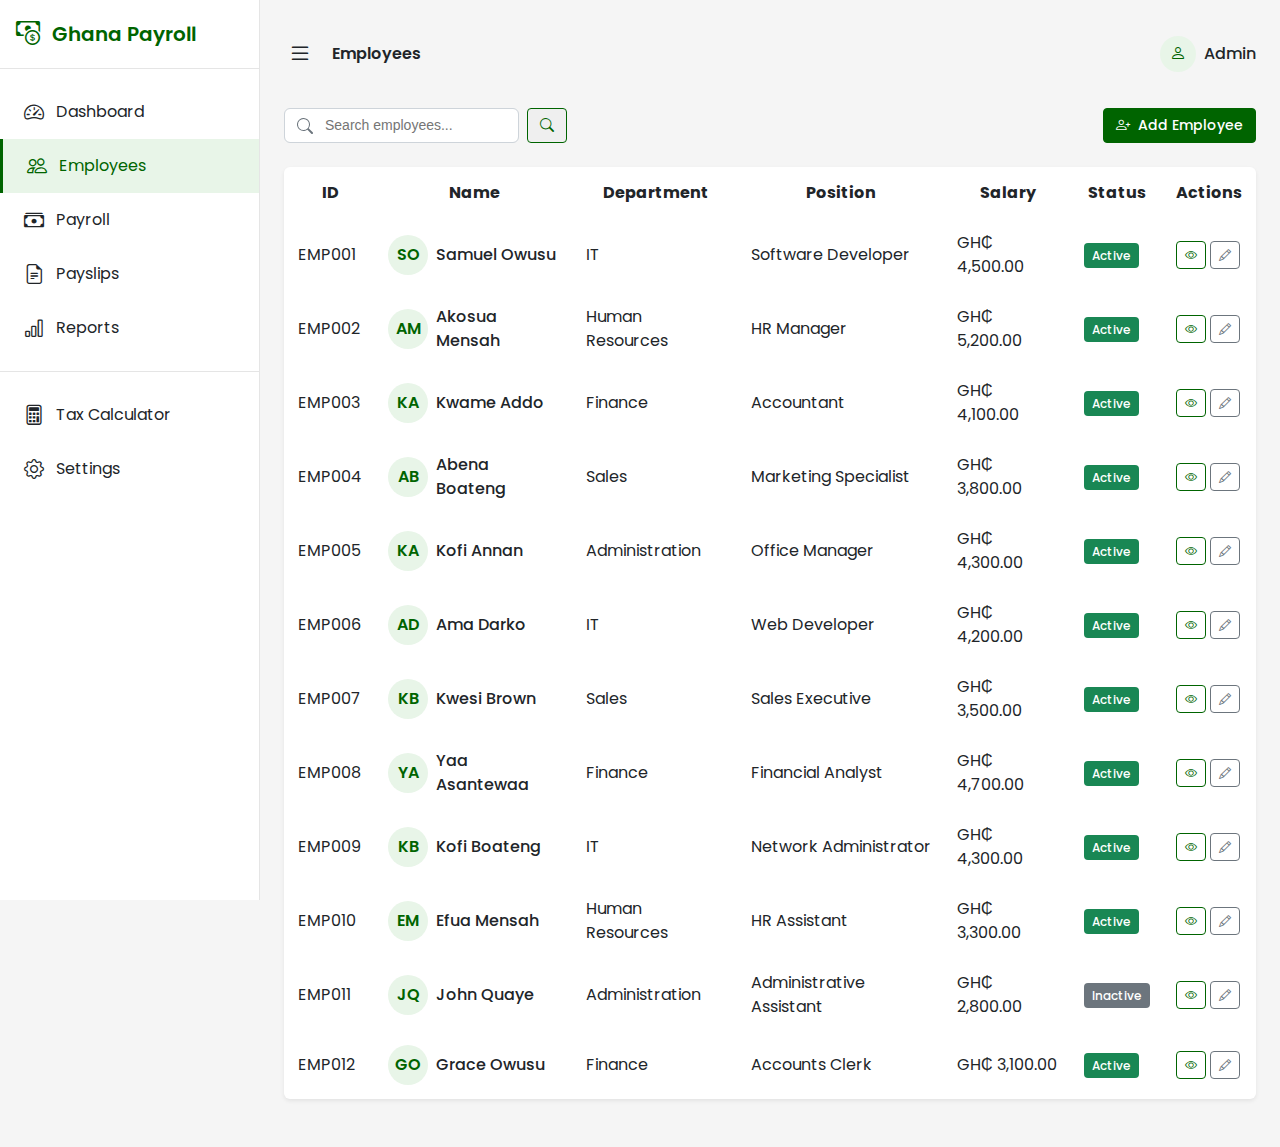
<file: pages/employees.html>
<!DOCTYPE html>
<html lang="en">
<head>
    <meta charset="UTF-8">
    <meta name="viewport" content="width=device-width, initial-scale=1.0">
    <title>Ghana Payroll System - Employees</title>
    <!-- Google Fonts -->
    <link rel="preconnect" href="https://fonts.googleapis.com">
    <link rel="preconnect" href="https://fonts.gstatic.com" crossorigin>
    <link href="https://fonts.googleapis.com/css2?family=Poppins:wght@300;400;500;600;700&display=swap" rel="stylesheet">
    <!-- Bootstrap Icons -->
    <link rel="stylesheet" href="https://cdn.jsdelivr.net/npm/bootstrap-icons@1.10.0/font/bootstrap-icons.css">
    <!-- Custom CSS -->
    <link rel="stylesheet" href="../css/style.css">
</head>
<body>
    <div class="wrapper">
        <!-- Sidebar -->
        <aside class="sidebar" id="sidebar">
            <div class="sidebar-header">
                <a href="../index.html" class="sidebar-logo">
                    <i class="bi bi-cash-coin"></i>
                    <span>Ghana Payroll</span>
                </a>
            </div>
            
            <div class="sidebar-menu">
                <a href="../index.html" class="sidebar-menu-item">
                    <i class="bi bi-speedometer2"></i>
                    <span>Dashboard</span>
                </a>
                
                <a href="employees.html" class="sidebar-menu-item active">
                    <i class="bi bi-people"></i>
                    <span>Employees</span>
                </a>
                
                <a href="payroll.html" class="sidebar-menu-item">
                    <i class="bi bi-cash-stack"></i>
                    <span>Payroll</span>
                </a>
                
                <a href="payslips.html" class="sidebar-menu-item">
                    <i class="bi bi-file-earmark-text"></i>
                    <span>Payslips</span>
                </a>
                
                <a href="reports.html" class="sidebar-menu-item">
                    <i class="bi bi-bar-chart"></i>
                    <span>Reports</span>
                </a>
                
                <div class="sidebar-divider"></div>
                
                <a href="tax-calculator.html" class="sidebar-menu-item">
                    <i class="bi bi-calculator"></i>
                    <span>Tax Calculator</span>
                </a>
                
                <a href="settings.html" class="sidebar-menu-item">
                    <i class="bi bi-gear"></i>
                    <span>Settings</span>
                </a>
            </div>
        </aside>
        
        <!-- Main Content -->
        <div class="content">
            <!-- Navbar -->
            <nav class="navbar">
                <div class="d-flex align-items-center">
                    <button type="button" class="sidebar-toggle me-3" id="sidebarToggle">
                        <i class="bi bi-list"></i>
                    </button>
                    <h4 class="mb-0 d-none d-md-block">Employees</h4>
                </div>
                
                <div class="navbar-user">
                    <div class="user-avatar">
                        <i class="bi bi-person"></i>
                    </div>
                    <div class="user-name d-none d-md-block">Admin</div>
                </div>
            </nav>
            
            <!-- Employee Search and Actions -->
            <div class="d-flex flex-wrap align-items-center justify-content-between gap-3 mb-4">
                <div class="d-flex gap-2">
                    <div class="search-box">
                        <input type="text" class="form-control" id="employeeSearch" placeholder="Search employees...">
                    </div>
                    <button class="btn btn-outline-primary d-none d-md-inline-block">
                        <i class="bi bi-search"></i>
                    </button>
                </div>
                
                <a href="employee-add.html" class="btn btn-primary">
                    <i class="bi bi-person-plus me-md-2"></i>
                    <span class="d-none d-md-inline">Add Employee</span>
                </a>
            </div>
            
            <!-- Employees Table -->
            <div class="card">
                <div class="card-body p-0">
                    <div class="table-responsive">
                        <table class="table table-hover align-middle mb-0" id="employeesFullTable">
                            <thead>
                                <tr>
                                    <th>ID</th>
                                    <th>Name</th>
                                    <th class="d-none d-md-table-cell">Department</th>
                                    <th class="d-none d-md-table-cell">Position</th>
                                    <th>Salary</th>
                                    <th>Status</th>
                                    <th>Actions</th>
                                </tr>
                            </thead>
                            <tbody>
                                <!-- Employee rows will be populated by JavaScript -->
                            </tbody>
                        </table>
                    </div>
                    
                    <!-- No results message (hidden by default) -->
                    <div id="noSearchResults" class="text-center py-4" style="display: none;">
                        <i class="bi bi-search text-muted fs-4 mb-3"></i>
                        <p class="mb-1">No employees found matching your search</p>
                        <a href="employees.html" class="btn btn-sm btn-outline-primary mt-2">Clear search</a>
                    </div>
                    
                    <!-- Empty state (will be hidden if there are employees) -->
                    <div id="noEmployees" class="text-center py-5" style="display: none;">
                        <i class="bi bi-people text-muted fs-1 mb-3"></i>
                        <p class="mb-1">No employees found</p>
                        <a href="employee-add.html" class="btn btn-primary mt-2">Add your first employee</a>
                    </div>
                </div>
            </div>
        </div>
    </div>
    
    <!-- Custom JavaScript -->
    <script src="../js/main.js"></script>
</body>
</html>
</file>
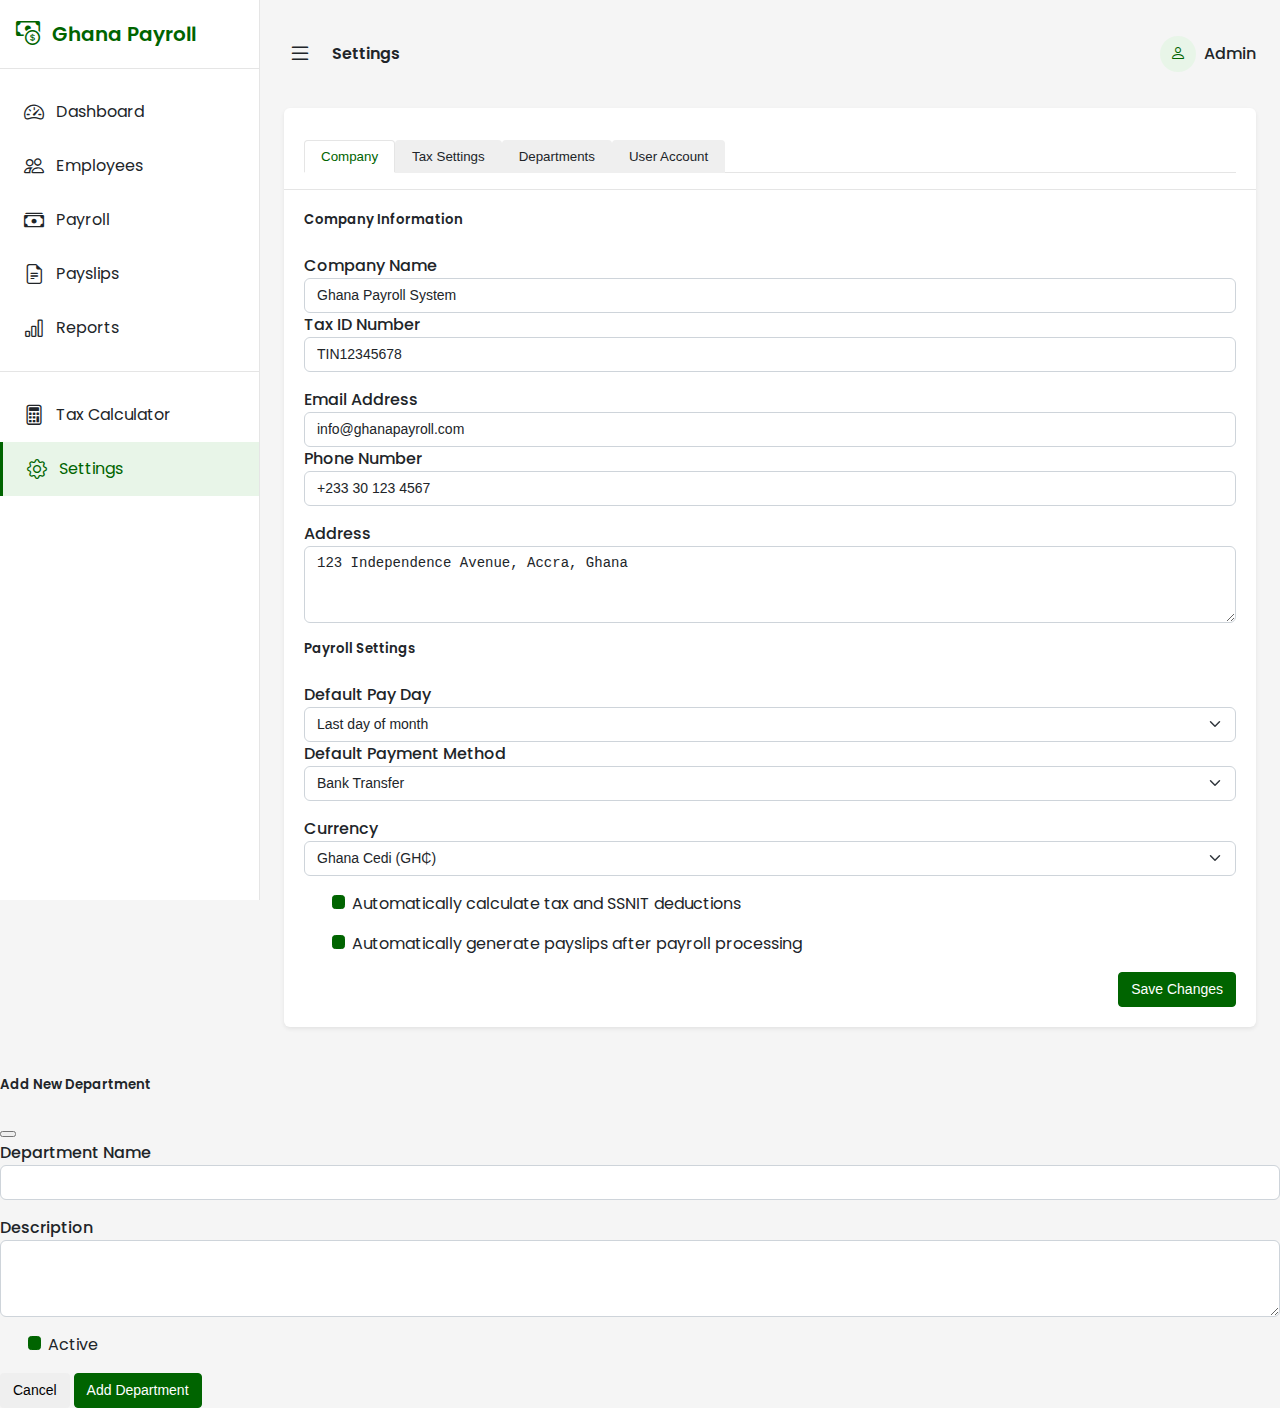
<file: pages/settings.html>
<!DOCTYPE html>
<html lang="en">
<head>
    <meta charset="UTF-8">
    <meta name="viewport" content="width=device-width, initial-scale=1.0">
    <title>Ghana Payroll System - Settings</title>
    <!-- Google Fonts -->
    <link rel="preconnect" href="https://fonts.googleapis.com">
    <link rel="preconnect" href="https://fonts.gstatic.com" crossorigin>
    <link href="https://fonts.googleapis.com/css2?family=Poppins:wght@300;400;500;600;700&display=swap" rel="stylesheet">
    <!-- Bootstrap Icons -->
    <link rel="stylesheet" href="https://cdn.jsdelivr.net/npm/bootstrap-icons@1.10.0/font/bootstrap-icons.css">
    <!-- Custom CSS -->
    <link rel="stylesheet" href="../css/style.css">
</head>
<body>
    <div class="wrapper">
        <!-- Sidebar -->
        <aside class="sidebar" id="sidebar">
            <div class="sidebar-header">
                <a href="../index.html" class="sidebar-logo">
                    <i class="bi bi-cash-coin"></i>
                    <span>Ghana Payroll</span>
                </a>
            </div>
            
            <div class="sidebar-menu">
                <a href="../index.html" class="sidebar-menu-item">
                    <i class="bi bi-speedometer2"></i>
                    <span>Dashboard</span>
                </a>
                
                <a href="employees.html" class="sidebar-menu-item">
                    <i class="bi bi-people"></i>
                    <span>Employees</span>
                </a>
                
                <a href="payroll.html" class="sidebar-menu-item">
                    <i class="bi bi-cash-stack"></i>
                    <span>Payroll</span>
                </a>
                
                <a href="payslips.html" class="sidebar-menu-item">
                    <i class="bi bi-file-earmark-text"></i>
                    <span>Payslips</span>
                </a>
                
                <a href="reports.html" class="sidebar-menu-item">
                    <i class="bi bi-bar-chart"></i>
                    <span>Reports</span>
                </a>
                
                <div class="sidebar-divider"></div>
                
                <a href="tax-calculator.html" class="sidebar-menu-item">
                    <i class="bi bi-calculator"></i>
                    <span>Tax Calculator</span>
                </a>
                
                <a href="settings.html" class="sidebar-menu-item active">
                    <i class="bi bi-gear"></i>
                    <span>Settings</span>
                </a>
            </div>
        </aside>
        
        <!-- Main Content -->
        <div class="content">
            <!-- Navbar -->
            <nav class="navbar">
                <div class="d-flex align-items-center">
                    <button type="button" class="sidebar-toggle me-3" id="sidebarToggle">
                        <i class="bi bi-list"></i>
                    </button>
                    <h4 class="mb-0 d-none d-md-block">Settings</h4>
                </div>
                
                <div class="navbar-user">
                    <div class="user-avatar">
                        <i class="bi bi-person"></i>
                    </div>
                    <div class="user-name d-none d-md-block">Admin</div>
                </div>
            </nav>
            
            <!-- Settings Tabs -->
            <div class="card">
                <div class="card-header">
                    <ul class="nav nav-tabs card-header-tabs" id="settingsTabs" role="tablist">
                        <li class="nav-item" role="presentation">
                            <button class="nav-link active" id="company-tab" data-bs-toggle="tab" data-bs-target="#company" type="button" role="tab" aria-controls="company" aria-selected="true">Company</button>
                        </li>
                        <li class="nav-item" role="presentation">
                            <button class="nav-link" id="tax-tab" data-bs-toggle="tab" data-bs-target="#tax" type="button" role="tab" aria-controls="tax" aria-selected="false">Tax Settings</button>
                        </li>
                        <li class="nav-item" role="presentation">
                            <button class="nav-link" id="departments-tab" data-bs-toggle="tab" data-bs-target="#departments" type="button" role="tab" aria-controls="departments" aria-selected="false">Departments</button>
                        </li>
                        <li class="nav-item" role="presentation">
                            <button class="nav-link" id="user-tab" data-bs-toggle="tab" data-bs-target="#user" type="button" role="tab" aria-controls="user" aria-selected="false">User Account</button>
                        </li>
                    </ul>
                </div>
                <div class="card-body">
                    <div class="tab-content" id="settingsTabsContent">
                        <!-- Company Settings -->
                        <div class="tab-pane fade show active" id="company" role="tabpanel" aria-labelledby="company-tab">
                            <h5 class="mb-4">Company Information</h5>
                            <form>
                                <div class="row mb-3">
                                    <div class="col-md-6">
                                        <label for="companyName" class="form-label">Company Name</label>
                                        <input type="text" class="form-control" id="companyName" value="Ghana Payroll System">
                                    </div>
                                    <div class="col-md-6">
                                        <label for="taxID" class="form-label">Tax ID Number</label>
                                        <input type="text" class="form-control" id="taxID" value="TIN12345678">
                                    </div>
                                </div>
                                
                                <div class="row mb-3">
                                    <div class="col-md-6">
                                        <label for="email" class="form-label">Email Address</label>
                                        <input type="email" class="form-control" id="email" value="info@ghanapayroll.com">
                                    </div>
                                    <div class="col-md-6">
                                        <label for="phone" class="form-label">Phone Number</label>
                                        <input type="tel" class="form-control" id="phone" value="+233 30 123 4567">
                                    </div>
                                </div>
                                
                                <div class="mb-3">
                                    <label for="address" class="form-label">Address</label>
                                    <textarea class="form-control" id="address" rows="3">123 Independence Avenue, Accra, Ghana</textarea>
                                </div>
                                
                                <h5 class="mt-5 mb-4">Payroll Settings</h5>
                                
                                <div class="row mb-3">
                                    <div class="col-md-6">
                                        <label for="payDay" class="form-label">Default Pay Day</label>
                                        <select class="form-select" id="payDay">
                                            <option value="last">Last day of month</option>
                                            <option value="1">1st day of month</option>
                                            <option value="15">15th day of month</option>
                                            <option value="25">25th day of month</option>
                                            <option value="custom">Custom</option>
                                        </select>
                                    </div>
                                    <div class="col-md-6">
                                        <label for="paymentMethod" class="form-label">Default Payment Method</label>
                                        <select class="form-select" id="paymentMethod">
                                            <option value="bank" selected>Bank Transfer</option>
                                            <option value="cash">Cash</option>
                                            <option value="mobile">Mobile Money</option>
                                        </select>
                                    </div>
                                </div>
                                
                                <div class="row mb-3">
                                    <div class="col-md-6">
                                        <label for="currency" class="form-label">Currency</label>
                                        <select class="form-select" id="currency">
                                            <option value="GHS" selected>Ghana Cedi (GH₵)</option>
                                            <option value="USD">US Dollar ($)</option>
                                            <option value="EUR">Euro (€)</option>
                                            <option value="GBP">British Pound (£)</option>
                                        </select>
                                    </div>
                                </div>
                                
                                <div class="form-check mb-3">
                                    <input class="form-check-input" type="checkbox" id="autoTaxCalculation" checked>
                                    <label class="form-check-label" for="autoTaxCalculation">
                                        Automatically calculate tax and SSNIT deductions
                                    </label>
                                </div>
                                
                                <div class="form-check mb-3">
                                    <input class="form-check-input" type="checkbox" id="autoPayslipGeneration" checked>
                                    <label class="form-check-label" for="autoPayslipGeneration">
                                        Automatically generate payslips after payroll processing
                                    </label>
                                </div>
                                
                                <div class="d-flex justify-content-end">
                                    <button type="submit" class="btn btn-primary">Save Changes</button>
                                </div>
                            </form>
                        </div>
                        
                        <!-- Tax Settings -->
                        <div class="tab-pane fade" id="tax" role="tabpanel" aria-labelledby="tax-tab">
                            <h5 class="mb-4">Tax Rate Configuration</h5>
                            
                            <div class="alert alert-info mb-4">
                                <i class="bi bi-info-circle me-2"></i>
                                These are the current Ghana tax rates. Update these values if tax laws change.
                            </div>
                            
                            <div class="card mb-4">
                                <div class="card-header">
                                    <h6 class="card-title mb-0">Income Tax Brackets</h6>
                                </div>
                                <div class="card-body p-0">
                                    <div class="table-responsive">
                                        <table class="table mb-0">
                                            <thead>
                                                <tr>
                                                    <th>Chargeable Income (Annual)</th>
                                                    <th width="150">Rate (%)</th>
                                                </tr>
                                            </thead>
                                            <tbody>
                                                <tr>
                                                    <td>First GH₵ 4,380</td>
                                                    <td>
                                                        <input type="number" class="form-control form-control-sm" value="0" min="0" max="100">
                                                    </td>
                                                </tr>
                                                <tr>
                                                    <td>Next GH₵ 1,320</td>
                                                    <td>
                                                        <input type="number" class="form-control form-control-sm" value="5" min="0" max="100">
                                                    </td>
                                                </tr>
                                                <tr>
                                                    <td>Next GH₵ 1,560</td>
                                                    <td>
                                                        <input type="number" class="form-control form-control-sm" value="10" min="0" max="100">
                                                    </td>
                                                </tr>
                                                <tr>
                                                    <td>Next GH₵ 36,000</td>
                                                    <td>
                                                        <input type="number" class="form-control form-control-sm" value="17.5" min="0" max="100">
                                                    </td>
                                                </tr>
                                                <tr>
                                                    <td>Next GH₵ 196,740</td>
                                                    <td>
                                                        <input type="number" class="form-control form-control-sm" value="25" min="0" max="100">
                                                    </td>
                                                </tr>
                                                <tr>
                                                    <td>Exceeding GH₵ 240,000</td>
                                                    <td>
                                                        <input type="number" class="form-control form-control-sm" value="30" min="0" max="100">
                                                    </td>
                                                </tr>
                                            </tbody>
                                        </table>
                                    </div>
                                </div>
                            </div>
                            
                            <h5 class="mb-4">SSNIT & Other Contributions</h5>
                            <div class="row mb-4">
                                <div class="col-md-6">
                                    <label for="ssnitEmployeeRate" class="form-label">SSNIT Employee Contribution Rate (%)</label>
                                    <input type="number" class="form-control" id="ssnitEmployeeRate" value="5.5" min="0" max="100" step="0.1">
                                </div>
                                <div class="col-md-6">
                                    <label for="ssnitEmployerRate" class="form-label">SSNIT Employer Contribution Rate (%)</label>
                                    <input type="number" class="form-control" id="ssnitEmployerRate" value="13" min="0" max="100" step="0.1">
                                </div>
                            </div>
                            
                            <div class="row mb-4">
                                <div class="col-md-6">
                                    <label for="healthInsuranceRate" class="form-label">Health Insurance Rate (%)</label>
                                    <input type="number" class="form-control" id="healthInsuranceRate" value="2.5" min="0" max="100" step="0.1">
                                </div>
                            </div>
                            
                            <div class="d-flex justify-content-end">
                                <button type="button" class="btn btn-outline-secondary me-2">Reset to Defaults</button>
                                <button type="button" class="btn btn-primary">Save Changes</button>
                            </div>
                        </div>
                        
                        <!-- Departments Settings -->
                        <div class="tab-pane fade" id="departments" role="tabpanel" aria-labelledby="departments-tab">
                            <div class="d-flex justify-content-between align-items-center mb-4">
                                <h5 class="mb-0">Manage Departments</h5>
                                <button type="button" class="btn btn-primary" data-bs-toggle="modal" data-bs-target="#addDepartmentModal">
                                    <i class="bi bi-plus-circle me-2"></i>Add Department
                                </button>
                            </div>
                            
                            <div class="table-responsive">
                                <table class="table table-hover">
                                    <thead>
                                        <tr>
                                            <th>ID</th>
                                            <th>Department Name</th>
                                            <th>Employees</th>
                                            <th>Status</th>
                                            <th>Actions</th>
                                        </tr>
                                    </thead>
                                    <tbody>
                                        <tr>
                                            <td>1</td>
                                            <td>IT</td>
                                            <td>12</td>
                                            <td><span class="badge badge-success">Active</span></td>
                                            <td>
                                                <div class="d-flex gap-1">
                                                    <button class="btn btn-sm btn-outline-primary" title="Edit">
                                                        <i class="bi bi-pencil"></i>
                                                    </button>
                                                    <button class="btn btn-sm btn-outline-danger" title="Delete">
                                                        <i class="bi bi-trash"></i>
                                                    </button>
                                                </div>
                                            </td>
                                        </tr>
                                        <tr>
                                            <td>2</td>
                                            <td>Human Resources</td>
                                            <td>5</td>
                                            <td><span class="badge badge-success">Active</span></td>
                                            <td>
                                                <div class="d-flex gap-1">
                                                    <button class="btn btn-sm btn-outline-primary" title="Edit">
                                                        <i class="bi bi-pencil"></i>
                                                    </button>
                                                    <button class="btn btn-sm btn-outline-danger" title="Delete">
                                                        <i class="bi bi-trash"></i>
                                                    </button>
                                                </div>
                                            </td>
                                        </tr>
                                        <tr>
                                            <td>3</td>
                                            <td>Finance</td>
                                            <td>8</td>
                                            <td><span class="badge badge-success">Active</span></td>
                                            <td>
                                                <div class="d-flex gap-1">
                                                    <button class="btn btn-sm btn-outline-primary" title="Edit">
                                                        <i class="bi bi-pencil"></i>
                                                    </button>
                                                    <button class="btn btn-sm btn-outline-danger" title="Delete">
                                                        <i class="bi bi-trash"></i>
                                                    </button>
                                                </div>
                                            </td>
                                        </tr>
                                        <tr>
                                            <td>4</td>
                                            <td>Sales</td>
                                            <td>15</td>
                                            <td><span class="badge badge-success">Active</span></td>
                                            <td>
                                                <div class="d-flex gap-1">
                                                    <button class="btn btn-sm btn-outline-primary" title="Edit">
                                                        <i class="bi bi-pencil"></i>
                                                    </button>
                                                    <button class="btn btn-sm btn-outline-danger" title="Delete">
                                                        <i class="bi bi-trash"></i>
                                                    </button>
                                                </div>
                                            </td>
                                        </tr>
                                        <tr>
                                            <td>5</td>
                                            <td>Administration</td>
                                            <td>7</td>
                                            <td><span class="badge badge-success">Active</span></td>
                                            <td>
                                                <div class="d-flex gap-1">
                                                    <button class="btn btn-sm btn-outline-primary" title="Edit">
                                                        <i class="bi bi-pencil"></i>
                                                    </button>
                                                    <button class="btn btn-sm btn-outline-danger" title="Delete">
                                                        <i class="bi bi-trash"></i>
                                                    </button>
                                                </div>
                                            </td>
                                        </tr>
                                    </tbody>
                                </table>
                            </div>
                        </div>
                        
                        <!-- User Account Settings -->
                        <div class="tab-pane fade" id="user" role="tabpanel" aria-labelledby="user-tab">
                            <h5 class="mb-4">Account Information</h5>
                            <form>
                                <div class="row mb-3">
                                    <div class="col-md-6">
                                        <label for="name" class="form-label">Name</label>
                                        <input type="text" class="form-control" id="name" value="Admin User">
                                    </div>
                                    <div class="col-md-6">
                                        <label for="accountEmail" class="form-label">Email</label>
                                        <input type="email" class="form-control" id="accountEmail" value="admin@ghanapayroll.com">
                                    </div>
                                </div>
                                
                                <div class="d-flex justify-content-end">
                                    <button type="submit" class="btn btn-primary">Update Account</button>
                                </div>
                            </form>
                            
                            <hr class="my-4">
                            
                            <h5 class="mb-4">Change Password</h5>
                            <form>
                                <div class="mb-3">
                                    <label for="currentPassword" class="form-label">Current Password</label>
                                    <input type="password" class="form-control" id="currentPassword">
                                </div>
                                
                                <div class="mb-3">
                                    <label for="newPassword" class="form-label">New Password</label>
                                    <input type="password" class="form-control" id="newPassword">
                                </div>
                                
                                <div class="mb-3">
                                    <label for="confirmPassword" class="form-label">Confirm New Password</label>
                                    <input type="password" class="form-control" id="confirmPassword">
                                </div>
                                
                                <div class="d-flex justify-content-end">
                                    <button type="submit" class="btn btn-primary">Change Password</button>
                                </div>
                            </form>
                        </div>
                    </div>
                </div>
            </div>
        </div>
    </div>
    
    <!-- Add Department Modal -->
    <div class="modal fade" id="addDepartmentModal" tabindex="-1" aria-labelledby="addDepartmentModalLabel" aria-hidden="true">
        <div class="modal-dialog">
            <div class="modal-content">
                <div class="modal-header">
                    <h5 class="modal-title" id="addDepartmentModalLabel">Add New Department</h5>
                    <button type="button" class="btn-close" data-bs-dismiss="modal" aria-label="Close"></button>
                </div>
                <div class="modal-body">
                    <form>
                        <div class="mb-3">
                            <label for="departmentName" class="form-label">Department Name</label>
                            <input type="text" class="form-control" id="departmentName" required>
                        </div>
                        <div class="mb-3">
                            <label for="departmentDescription" class="form-label">Description</label>
                            <textarea class="form-control" id="departmentDescription" rows="3"></textarea>
                        </div>
                        <div class="form-check mb-3">
                            <input class="form-check-input" type="checkbox" id="departmentStatus" checked>
                            <label class="form-check-label" for="departmentStatus">
                                Active
                            </label>
                        </div>
                    </form>
                </div>
                <div class="modal-footer">
                    <button type="button" class="btn btn-secondary" data-bs-dismiss="modal">Cancel</button>
                    <button type="button" class="btn btn-primary">Add Department</button>
                </div>
            </div>
        </div>
    </div>
    
    <!-- Custom JavaScript -->
    <script src="../js/main.js"></script>
    <!-- Bootstrap JS for tabs functionality -->
    <script src="https://cdn.jsdelivr.net/npm/bootstrap@5.1.3/dist/js/bootstrap.bundle.min.js"></script>
</body>
</html>
</file>
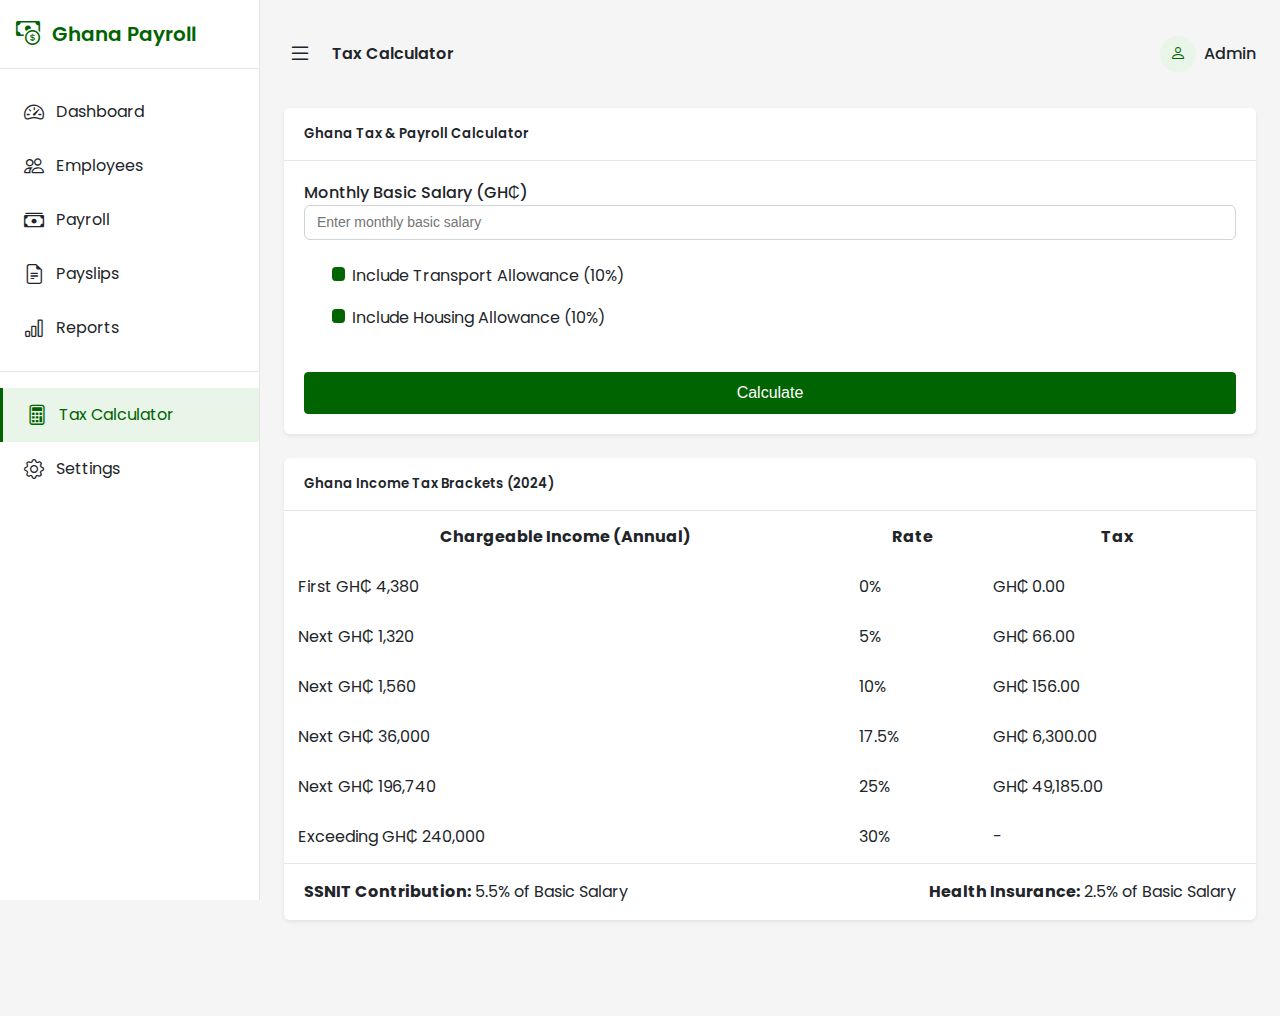
<file: pages/tax-calculator.html>
<!DOCTYPE html>
<html lang="en">
<head>
    <meta charset="UTF-8">
    <meta name="viewport" content="width=device-width, initial-scale=1.0">
    <title>Ghana Payroll System - Tax Calculator</title>
    <!-- Google Fonts -->
    <link rel="preconnect" href="https://fonts.googleapis.com">
    <link rel="preconnect" href="https://fonts.gstatic.com" crossorigin>
    <link href="https://fonts.googleapis.com/css2?family=Poppins:wght@300;400;500;600;700&display=swap" rel="stylesheet">
    <!-- Bootstrap Icons -->
    <link rel="stylesheet" href="https://cdn.jsdelivr.net/npm/bootstrap-icons@1.10.0/font/bootstrap-icons.css">
    <!-- Custom CSS -->
    <link rel="stylesheet" href="../css/style.css">
</head>
<body>
    <div class="wrapper">
        <!-- Sidebar -->
        <aside class="sidebar" id="sidebar">
            <div class="sidebar-header">
                <a href="../index.html" class="sidebar-logo">
                    <i class="bi bi-cash-coin"></i>
                    <span>Ghana Payroll</span>
                </a>
            </div>
            
            <div class="sidebar-menu">
                <a href="../index.html" class="sidebar-menu-item">
                    <i class="bi bi-speedometer2"></i>
                    <span>Dashboard</span>
                </a>
                
                <a href="employees.html" class="sidebar-menu-item">
                    <i class="bi bi-people"></i>
                    <span>Employees</span>
                </a>
                
                <a href="payroll.html" class="sidebar-menu-item">
                    <i class="bi bi-cash-stack"></i>
                    <span>Payroll</span>
                </a>
                
                <a href="payslips.html" class="sidebar-menu-item">
                    <i class="bi bi-file-earmark-text"></i>
                    <span>Payslips</span>
                </a>
                
                <a href="reports.html" class="sidebar-menu-item">
                    <i class="bi bi-bar-chart"></i>
                    <span>Reports</span>
                </a>
                
                <div class="sidebar-divider"></div>
                
                <a href="tax-calculator.html" class="sidebar-menu-item active">
                    <i class="bi bi-calculator"></i>
                    <span>Tax Calculator</span>
                </a>
                
                <a href="settings.html" class="sidebar-menu-item">
                    <i class="bi bi-gear"></i>
                    <span>Settings</span>
                </a>
            </div>
        </aside>
        
        <!-- Main Content -->
        <div class="content">
            <!-- Navbar -->
            <nav class="navbar">
                <div class="d-flex align-items-center">
                    <button type="button" class="sidebar-toggle me-3" id="sidebarToggle">
                        <i class="bi bi-list"></i>
                    </button>
                    <h4 class="mb-0 d-none d-md-block">Tax Calculator</h4>
                </div>
                
                <div class="navbar-user">
                    <div class="user-avatar">
                        <i class="bi bi-person"></i>
                    </div>
                    <div class="user-name d-none d-md-block">Admin</div>
                </div>
            </nav>
            
            <div class="row">
                <div class="col-lg-7 mb-4">
                    <!-- Tax Calculator Form -->
                    <div class="card">
                        <div class="card-header">
                            <h5 class="card-title">Ghana Tax & Payroll Calculator</h5>
                        </div>
                        <div class="card-body">
                            <form id="taxCalculatorForm">
                                <div class="mb-4">
                                    <label for="basicSalary" class="form-label">Monthly Basic Salary (GH₵)</label>
                                    <input type="number" class="form-control form-control-lg" id="basicSalary" min="0" placeholder="Enter monthly basic salary" required>
                                </div>
                                
                                <div class="row">
                                    <div class="col-md-6 mb-3">
                                        <div class="form-check">
                                            <input class="form-check-input" type="checkbox" id="includeTransport" checked>
                                            <label class="form-check-label" for="includeTransport">
                                                Include Transport Allowance (10%)
                                            </label>
                                        </div>
                                    </div>
                                    <div class="col-md-6 mb-3">
                                        <div class="form-check">
                                            <input class="form-check-input" type="checkbox" id="includeHousing" checked>
                                            <label class="form-check-label" for="includeHousing">
                                                Include Housing Allowance (10%)
                                            </label>
                                        </div>
                                    </div>
                                </div>
                                
                                <div class="d-grid gap-2 mt-4">
                                    <button type="submit" class="btn btn-primary btn-lg">Calculate</button>
                                </div>
                            </form>
                        </div>
                    </div>
                    
                    <!-- Tax Brackets Reference -->
                    <div class="card mt-4">
                        <div class="card-header">
                            <h5 class="card-title">Ghana Income Tax Brackets (2024)</h5>
                        </div>
                        <div class="card-body p-0">
                            <div class="table-responsive">
                                <table class="table table-striped mb-0">
                                    <thead>
                                        <tr>
                                            <th>Chargeable Income (Annual)</th>
                                            <th>Rate</th>
                                            <th>Tax</th>
                                        </tr>
                                    </thead>
                                    <tbody>
                                        <tr>
                                            <td>First GH₵ 4,380</td>
                                            <td>0%</td>
                                            <td>GH₵ 0.00</td>
                                        </tr>
                                        <tr>
                                            <td>Next GH₵ 1,320</td>
                                            <td>5%</td>
                                            <td>GH₵ 66.00</td>
                                        </tr>
                                        <tr>
                                            <td>Next GH₵ 1,560</td>
                                            <td>10%</td>
                                            <td>GH₵ 156.00</td>
                                        </tr>
                                        <tr>
                                            <td>Next GH₵ 36,000</td>
                                            <td>17.5%</td>
                                            <td>GH₵ 6,300.00</td>
                                        </tr>
                                        <tr>
                                            <td>Next GH₵ 196,740</td>
                                            <td>25%</td>
                                            <td>GH₵ 49,185.00</td>
                                        </tr>
                                        <tr>
                                            <td>Exceeding GH₵ 240,000</td>
                                            <td>30%</td>
                                            <td>-</td>
                                        </tr>
                                    </tbody>
                                </table>
                            </div>
                        </div>
                        <div class="card-footer bg-light">
                            <div class="d-flex justify-content-between align-items-center">
                                <div>
                                    <strong>SSNIT Contribution:</strong> 5.5% of Basic Salary
                                </div>
                                <div>
                                    <strong>Health Insurance:</strong> 2.5% of Basic Salary
                                </div>
                            </div>
                        </div>
                    </div>
                </div>
                
                <div class="col-lg-5 mb-4">
                    <!-- Results Card -->
                    <div class="card" id="resultsCard" style="display: none;">
                        <div class="card-header bg-primary text-white">
                            <h5 class="card-title mb-0">Calculation Results</h5>
                        </div>
                        <div class="card-body">
                            <div class="results-section">
                                <h6 class="fw-bold">Earnings</h6>
                                <table class="table table-borderless">
                                    <tbody>
                                        <tr>
                                            <td>Basic Salary</td>
                                            <td class="text-end" id="resultBasicSalary">GH₵ 0.00</td>
                                        </tr>
                                        <tr>
                                            <td>Transport Allowance</td>
                                            <td class="text-end" id="resultTransport">GH₵ 0.00</td>
                                        </tr>
                                        <tr>
                                            <td>Housing Allowance</td>
                                            <td class="text-end" id="resultHousing">GH₵ 0.00</td>
                                        </tr>
                                        <tr class="fw-bold border-top">
                                            <td>Gross Pay</td>
                                            <td class="text-end" id="resultGrossPay">GH₵ 0.00</td>
                                        </tr>
                                    </tbody>
                                </table>
                            </div>
                            
                            <div class="results-section mt-4">
                                <h6 class="fw-bold">Deductions</h6>
                                <table class="table table-borderless">
                                    <tbody>
                                        <tr>
                                            <td>Income Tax</td>
                                            <td class="text-end" id="resultIncomeTax">GH₵ 0.00</td>
                                        </tr>
                                        <tr>
                                            <td>SSNIT Contribution (5.5%)</td>
                                            <td class="text-end" id="resultSSNIT">GH₵ 0.00</td>
                                        </tr>
                                        <tr>
                                            <td>Health Insurance (2.5%)</td>
                                            <td class="text-end" id="resultHealth">GH₵ 0.00</td>
                                        </tr>
                                        <tr class="fw-bold border-top">
                                            <td>Total Deductions</td>
                                            <td class="text-end" id="resultTotalDeductions">GH₵ 0.00</td>
                                        </tr>
                                    </tbody>
                                </table>
                            </div>
                            
                            <div class="results-section mt-4 bg-light p-3 rounded">
                                <div class="d-flex justify-content-between align-items-center">
                                    <h5 class="fw-bold mb-0">Net Pay</h5>
                                    <h5 class="fw-bold mb-0" id="resultNetPay">GH₵ 0.00</h5>
                                </div>
                            </div>
                            
                            <!-- Additional Calculations -->
                            <div class="row mt-4">
                                <div class="col-6">
                                    <div class="card border-0 bg-light">
                                        <div class="card-body p-3 text-center">
                                            <h6 class="fw-bold text-primary">Annual Gross</h6>
                                            <h5 class="mb-0" id="resultAnnualGross">GH₵ 0.00</h5>
                                        </div>
                                    </div>
                                </div>
                                <div class="col-6">
                                    <div class="card border-0 bg-light">
                                        <div class="card-body p-3 text-center">
                                            <h6 class="fw-bold text-primary">Annual Net</h6>
                                            <h5 class="mb-0" id="resultAnnualNet">GH₵ 0.00</h5>
                                        </div>
                                    </div>
                                </div>
                            </div>
                        </div>
                    </div>
                </div>
            </div>
        </div>
    </div>
    
    <!-- Custom JavaScript -->
    <script src="../js/main.js"></script>
    <script>
        document.addEventListener('DOMContentLoaded', function() {
            const taxCalculatorForm = document.getElementById('taxCalculatorForm');
            const resultsCard = document.getElementById('resultsCard');
            
            if (taxCalculatorForm) {
                taxCalculatorForm.addEventListener('submit', function(e) {
                    e.preventDefault();
                    
                    // Get form values
                    const basicSalary = parseFloat(document.getElementById('basicSalary').value);
                    const includeTransport = document.getElementById('includeTransport').checked;
                    const includeHousing = document.getElementById('includeHousing').checked;
                    
                    if (isNaN(basicSalary) || basicSalary <= 0) {
                        alert('Please enter a valid basic salary amount.');
                        return;
                    }
                    
                    // Calculate allowances
                    const transportAllowance = includeTransport ? basicSalary * 0.1 : 0;
                    const housingAllowance = includeHousing ? basicSalary * 0.1 : 0;
                    const grossPay = basicSalary + transportAllowance + housingAllowance;
                    
                    // Calculate deductions
                    const ssnitContribution = basicSalary * 0.055;
                    const healthInsurance = basicSalary * 0.025;
                    
                    // Calculate Income Tax (using the Ghana tax brackets)
                    // First, calculate annual taxable income
                    const annualTaxableIncome = (grossPay - ssnitContribution - healthInsurance) * 12;
                    
                    let incomeTax = 0;
                    
                    // Tax brackets (as per 2024 Ghana tax rates)
                    if (annualTaxableIncome > 0) {
                        // First GH₵ 4,380 (0%)
                        const firstBracket = Math.min(annualTaxableIncome, 4380);
                        incomeTax += 0;
                        
                        // Next GH₵ 1,320 (5%)
                        const secondBracket = Math.max(0, Math.min(annualTaxableIncome - 4380, 1320));
                        incomeTax += secondBracket * 0.05;
                        
                        // Next GH₵ 1,560 (10%)
                        const thirdBracket = Math.max(0, Math.min(annualTaxableIncome - 4380 - 1320, 1560));
                        incomeTax += thirdBracket * 0.1;
                        
                        // Next GH₵ 36,000 (17.5%)
                        const fourthBracket = Math.max(0, Math.min(annualTaxableIncome - 4380 - 1320 - 1560, 36000));
                        incomeTax += fourthBracket * 0.175;
                        
                        // Next GH₵ 196,740 (25%)
                        const fifthBracket = Math.max(0, Math.min(annualTaxableIncome - 4380 - 1320 - 1560 - 36000, 196740));
                        incomeTax += fifthBracket * 0.25;
                        
                        // Exceeding GH₵ 240,000 (30%)
                        const sixthBracket = Math.max(0, annualTaxableIncome - 4380 - 1320 - 1560 - 36000 - 196740);
                        incomeTax += sixthBracket * 0.3;
                    }
                    
                    // Convert annual income tax to monthly
                    const monthlyIncomeTax = incomeTax / 12;
                    
                    // Calculate total deductions and net pay
                    const totalDeductions = ssnitContribution + healthInsurance + monthlyIncomeTax;
                    const netPay = grossPay - totalDeductions;
                    
                    // Calculate annual values
                    const annualGross = grossPay * 12;
                    const annualNet = netPay * 12;
                    
                    // Format numbers as currency
                    const formatCurrency = (amount) => {
                        return 'GH₵ ' + amount.toFixed(2).replace(/\d(?=(\d{3})+\.)/g, '$&,');
                    };
                    
                    // Display results
                    document.getElementById('resultBasicSalary').textContent = formatCurrency(basicSalary);
                    document.getElementById('resultTransport').textContent = formatCurrency(transportAllowance);
                    document.getElementById('resultHousing').textContent = formatCurrency(housingAllowance);
                    document.getElementById('resultGrossPay').textContent = formatCurrency(grossPay);
                    
                    document.getElementById('resultIncomeTax').textContent = formatCurrency(monthlyIncomeTax);
                    document.getElementById('resultSSNIT').textContent = formatCurrency(ssnitContribution);
                    document.getElementById('resultHealth').textContent = formatCurrency(healthInsurance);
                    document.getElementById('resultTotalDeductions').textContent = formatCurrency(totalDeductions);
                    
                    document.getElementById('resultNetPay').textContent = formatCurrency(netPay);
                    document.getElementById('resultAnnualGross').textContent = formatCurrency(annualGross);
                    document.getElementById('resultAnnualNet').textContent = formatCurrency(annualNet);
                    
                    // Show results card
                    resultsCard.style.display = 'block';
                });
            }
        });
    </script>
</body>
</html>
</file>
<file: css/style.css>
/* Ghana Payroll System - Custom CSS
   Colors based on Ghana flag:
   - Green: #006400 (primary)
   - Red: #CE1126
   - Yellow: #FCD116
*/

:root {
  --primary: #006400;
  --primary-hover: #007500;
  --primary-light: #e8f5e8;
  --secondary: #6c757d;
  --secondary-light: #f0f2f5;
  --success: #198754;
  --success-light: #e8f5ee;
  --warning: #FCD116;
  --warning-light: #fff9e6;
  --danger: #CE1126;
  --danger-light: #fcebef;
  --info: #0dcaf0;
  --info-light: #e8f4f8;
  --dark: #212529;
  --light: #f8f9fa;
  --body-bg: #f5f5f5;
  --body-color: #212529;
  --sidebar-width: 260px;
  --sidebar-collapsed-width: 70px;
  --header-height: 60px;
  --border-radius: 0.375rem;
  --box-shadow: 0 0.125rem 0.25rem rgba(0, 0, 0, 0.075);
  --transition-duration: 0.3s;
}

/* Base Styles */
* {
  box-sizing: border-box;
}

body {
  font-family: 'Poppins', sans-serif;
  line-height: 1.5;
  color: var(--body-color);
  background-color: var(--body-bg);
  margin: 0;
  padding: 0;
  overflow-x: hidden;
}

h1, h2, h3, h4, h5, h6 {
  color: var(--dark);
  font-weight: 600;
  margin-top: 0;
}

a {
  color: var(--primary);
  text-decoration: none;
  transition: color 0.2s ease-in-out;
}

a:hover {
  color: var(--primary-hover);
}

/* Layout */
.wrapper {
  display: flex;
  min-height: 100vh;
}

.content {
  flex: 1;
  padding: 1.5rem;
  transition: margin-left var(--transition-duration);
  width: calc(100% - var(--sidebar-width));
  margin-left: var(--sidebar-width);
}

/* Sidebar */
.sidebar {
  position: fixed;
  top: 0;
  left: 0;
  bottom: 0;
  width: var(--sidebar-width);
  background-color: #fff;
  border-right: 1px solid rgba(0, 0, 0, 0.1);
  z-index: 100;
  transition: width var(--transition-duration), transform var(--transition-duration);
  overflow-y: auto;
  display: flex;
  flex-direction: column;
}

.sidebar-header {
  padding: 1rem;
  border-bottom: 1px solid rgba(0, 0, 0, 0.1);
}

.sidebar-logo {
  display: flex;
  align-items: center;
  font-size: 1.25rem;
  font-weight: 600;
  color: var(--primary);
}

.sidebar-logo i {
  font-size: 1.5rem;
  margin-right: 0.75rem;
}

.sidebar-menu {
  padding: 1rem 0;
  flex: 1;
}

.sidebar-menu-item {
  display: flex;
  align-items: center;
  padding: 0.75rem 1.5rem;
  color: var(--dark);
  transition: background-color 0.2s;
}

.sidebar-menu-item i {
  font-size: 1.25rem;
  margin-right: 0.75rem;
  transition: margin-right 0.3s;
}

.sidebar-menu-item:hover {
  background-color: var(--primary-light);
  color: var(--primary);
}

.sidebar-menu-item.active {
  background-color: var(--primary-light);
  color: var(--primary);
  border-left: 3px solid var(--primary);
}

.sidebar-divider {
  height: 1px;
  margin: 1rem 0;
  background-color: rgba(0, 0, 0, 0.1);
}

/* Responsive Sidebar */
@media (max-width: 991.98px) {
  .sidebar {
    transform: translateX(-100%);
  }
  
  .sidebar.show {
    transform: translateX(0);
  }
  
  .content {
    width: 100%;
    margin-left: 0;
  }
}

/* Navbar */
.navbar {
  display: flex;
  justify-content: space-between;
  align-items: center;
  padding: 0.75rem 0;
  margin-bottom: 1.5rem;
}

.sidebar-toggle {
  background: none;
  border: none;
  color: var(--dark);
  font-size: 1.5rem;
  cursor: pointer;
  padding: 0.25rem;
}

.navbar-user {
  display: flex;
  align-items: center;
}

.user-avatar {
  width: 36px;
  height: 36px;
  border-radius: 50%;
  background-color: var(--primary-light);
  color: var(--primary);
  display: flex;
  align-items: center;
  justify-content: center;
  margin-right: 0.5rem;
}

.user-name {
  font-weight: 500;
}

/* Cards */
.card {
  background-color: #fff;
  border-radius: var(--border-radius);
  box-shadow: var(--box-shadow);
  margin-bottom: 1.5rem;
  border: none;
}

.card-header {
  background-color: transparent;
  padding: 1rem 1.25rem;
  border-bottom: 1px solid rgba(0, 0, 0, 0.1);
}

.card-header h5 {
  margin-bottom: 0;
}

.card-body {
  padding: 1.25rem;
}

.card-footer {
  background-color: transparent;
  padding: 1rem 1.25rem;
  border-top: 1px solid rgba(0, 0, 0, 0.1);
}

/* Stats Cards */
.stat-card {
  display: flex;
  align-items: center;
  padding: 1rem;
}

.stat-icon {
  width: 50px;
  height: 50px;
  border-radius: 50%;
  display: flex;
  align-items: center;
  justify-content: center;
  font-size: 1.5rem;
  margin-right: 1rem;
  flex-shrink: 0;
}

.stat-content {
  flex: 1;
}

.stat-title {
  color: var(--secondary);
  font-size: 0.875rem;
  margin-bottom: 0.25rem;
}

.stat-value {
  font-size: 1.25rem;
  font-weight: 600;
  margin-bottom: 0.25rem;
}

.stat-change {
  font-size: 0.75rem;
  display: flex;
  align-items: center;
}

.stat-change.positive {
  color: var(--success);
}

.stat-change.negative {
  color: var(--danger);
}

.stat-change i {
  margin-right: 0.25rem;
}

/* Background Colors */
.bg-primary-light {
  background-color: var(--primary-light);
}

.bg-secondary-light {
  background-color: var(--secondary-light);
}

.bg-success-light {
  background-color: var(--success-light);
}

.bg-warning-light {
  background-color: var(--warning-light);
}

.bg-danger-light {
  background-color: var(--danger-light);
}

.bg-info-light {
  background-color: var(--info-light);
}

/* Text Colors */
.text-primary {
  color: var(--primary) !important;
}

.text-secondary {
  color: var(--secondary) !important;
}

.text-success {
  color: var(--success) !important;
}

.text-warning {
  color: var(--warning) !important;
}

.text-danger {
  color: var(--danger) !important;
}

.text-info {
  color: var(--info) !important;
}

/* Badges */
.badge {
  padding: 0.35em 0.65em;
  border-radius: 0.25rem;
  font-size: 0.75em;
  font-weight: 500;
}

.badge-primary {
  background-color: var(--primary);
  color: #fff;
}

.badge-success {
  background-color: var(--success);
  color: #fff;
}

.badge-warning {
  background-color: var(--warning);
  color: var(--dark);
}

.badge-danger {
  background-color: var(--danger);
  color: #fff;
}

.badge-info {
  background-color: var(--info);
  color: #fff;
}

.badge-secondary {
  background-color: var(--secondary);
  color: #fff;
}

/* Buttons */
.btn {
  display: inline-flex;
  align-items: center;
  justify-content: center;
  padding: 0.375rem 0.75rem;
  font-size: 0.875rem;
  font-weight: 500;
  line-height: 1.5;
  text-align: center;
  border-radius: 0.25rem;
  transition: all 0.15s ease-in-out;
  cursor: pointer;
  border: 1px solid transparent;
}

.btn-primary {
  background-color: var(--primary);
  border-color: var(--primary);
  color: #fff;
}

.btn-primary:hover {
  background-color: var(--primary-hover);
  border-color: var(--primary-hover);
  color: #fff;
}

.btn-success {
  background-color: var(--success);
  border-color: var(--success);
  color: #fff;
}

.btn-success:hover {
  background-color: #146c43;
  border-color: #146c43;
  color: #fff;
}

.btn-outline-primary {
  color: var(--primary);
  border-color: var(--primary);
}

.btn-outline-primary:hover {
  background-color: var(--primary);
  border-color: var(--primary);
  color: #fff;
}

.btn-outline-secondary {
  color: var(--secondary);
  border-color: var(--secondary);
}

.btn-outline-secondary:hover {
  background-color: var(--secondary);
  border-color: var(--secondary);
  color: #fff;
}

.btn-outline-success {
  color: var(--success);
  border-color: var(--success);
}

.btn-outline-success:hover {
  background-color: var(--success);
  border-color: var(--success);
  color: #fff;
}

.btn-sm {
  padding: 0.25rem 0.5rem;
  font-size: 0.75rem;
}

.btn-lg {
  padding: 0.5rem 1rem;
  font-size: 1rem;
}

/* Forms */
.form-label {
  font-weight: 500;
  margin-bottom: 0.5rem;
}

.form-control {
  display: block;
  width: 100%;
  padding: 0.375rem 0.75rem;
  font-size: 0.875rem;
  font-weight: 400;
  line-height: 1.5;
  color: var(--dark);
  background-color: #fff;
  background-clip: padding-box;
  border: 1px solid #ced4da;
  border-radius: var(--border-radius);
  transition: border-color 0.15s ease-in-out, box-shadow 0.15s ease-in-out;
}

.form-control:focus {
  border-color: var(--primary);
  box-shadow: 0 0 0 0.25rem rgba(0, 100, 0, 0.25);
}

.form-select {
  display: block;
  width: 100%;
  padding: 0.375rem 2.25rem 0.375rem 0.75rem;
  font-size: 0.875rem;
  font-weight: 400;
  line-height: 1.5;
  color: var(--dark);
  background-color: #fff;
  background-image: url("data:image/svg+xml,%3csvg xmlns='http://www.w3.org/2000/svg' viewBox='0 0 16 16'%3e%3cpath fill='none' stroke='%23343a40' stroke-linecap='round' stroke-linejoin='round' stroke-width='2' d='M2 5l6 6 6-6'/%3e%3c/svg%3e");
  background-repeat: no-repeat;
  background-position: right 0.75rem center;
  background-size: 16px 12px;
  border: 1px solid #ced4da;
  border-radius: var(--border-radius);
  appearance: none;
}

.form-select:focus {
  border-color: var(--primary);
  box-shadow: 0 0 0 0.25rem rgba(0, 100, 0, 0.25);
}

.form-check {
  display: block;
  min-height: 1.5rem;
  padding-left: 1.5em;
  margin-bottom: 0.125rem;
}

.form-check-input {
  width: 1em;
  height: 1em;
  margin-top: 0.25em;
  vertical-align: top;
  background-color: #fff;
  background-repeat: no-repeat;
  background-position: center;
  background-size: contain;
  border: 1px solid rgba(0, 0, 0, 0.25);
  appearance: none;
  color-adjust: exact;
}

.form-check-input[type="checkbox"] {
  border-radius: 0.25em;
}

.form-check-input:checked {
  background-color: var(--primary);
  border-color: var(--primary);
}

/* Tables */
.table {
  width: 100%;
  margin-bottom: 1rem;
  color: var(--dark);
  vertical-align: middle;
  border-color: #dee2e6;
}

.table > :not(caption) > * > * {
  padding: 0.75rem;
  border-bottom-width: 1px;
}

.table > thead {
  border-bottom: 2px solid #dee2e6;
}

.table > tbody {
  vertical-align: inherit;
}

.table > :not(:first-child) {
  border-top: 2px solid #dee2e6;
}

.table-hover > tbody > tr:hover {
  color: var(--dark);
  background-color: rgba(0, 0, 0, 0.02);
}

.table-responsive {
  overflow-x: auto;
  -webkit-overflow-scrolling: touch;
}

/* Avatars */
.avatar {
  width: 40px;
  height: 40px;
  border-radius: 50%;
  display: flex;
  align-items: center;
  justify-content: center;
  background-color: var(--primary-light);
  color: var(--primary);
  font-weight: 600;
  flex-shrink: 0;
}

/* Charts */
.chart-container {
  position: relative;
  height: 300px;
}

/* Activity Cards */
.activity-item {
  display: flex;
  align-items: flex-start;
  padding: 1rem 0;
  border-bottom: 1px solid rgba(0, 0, 0, 0.1);
}

.activity-item:last-child {
  border-bottom: none;
}

.activity-icon {
  width: 40px;
  height: 40px;
  border-radius: 50%;
  display: flex;
  align-items: center;
  justify-content: center;
  margin-right: 1rem;
  flex-shrink: 0;
}

.activity-content {
  flex: 1;
}

.activity-title {
  font-weight: 500;
  margin-bottom: 0.25rem;
}

.activity-time {
  font-size: 0.75rem;
  color: var(--secondary);
}

/* Action Cards */
.action-card {
  text-align: center;
  padding: 1.5rem;
  border-radius: var(--border-radius);
  background-color: #fff;
  transition: transform 0.2s, box-shadow 0.2s;
  box-shadow: var(--box-shadow);
}

.action-card:hover {
  transform: translateY(-5px);
  box-shadow: 0 0.5rem 1rem rgba(0, 0, 0, 0.15);
}

.action-icon {
  width: 60px;
  height: 60px;
  border-radius: 50%;
  display: flex;
  align-items: center;
  justify-content: center;
  font-size: 1.5rem;
  margin: 0 auto 1rem;
}

.action-title {
  margin-bottom: 0.5rem;
  font-weight: 600;
}

/* Payslip Styles */
.payslip-title {
  text-align: center;
  font-weight: 700;
  margin-bottom: 0.5rem;
  color: var(--primary);
}

.payslip-info tbody tr td:first-child {
  padding-left: 0;
}

.payslip-info tbody tr td:last-child {
  padding-right: 0;
}

/* Utility Classes */
.d-flex {
  display: flex !important;
}

.d-none {
  display: none !important;
}

.d-block {
  display: block !important;
}

.d-grid {
  display: grid !important;
}

.align-items-center {
  align-items: center !important;
}

.align-items-end {
  align-items: flex-end !important;
}

.justify-content-between {
  justify-content: space-between !important;
}

.justify-content-end {
  justify-content: flex-end !important;
}

.flex-wrap {
  flex-wrap: wrap !important;
}

.gap-1 {
  gap: 0.25rem !important;
}

.gap-2 {
  gap: 0.5rem !important;
}

.gap-3 {
  gap: 1rem !important;
}

.mb-0 {
  margin-bottom: 0 !important;
}

.mb-1 {
  margin-bottom: 0.25rem !important;
}

.mb-2 {
  margin-bottom: 0.5rem !important;
}

.mb-3 {
  margin-bottom: 1rem !important;
}

.mb-4 {
  margin-bottom: 1.5rem !important;
}

.mt-2 {
  margin-top: 0.5rem !important;
}

.mt-4 {
  margin-top: 1.5rem !important;
}

.me-2 {
  margin-right: 0.5rem !important;
}

.me-3 {
  margin-right: 1rem !important;
}

.me-md-2 {
  margin-right: 0.5rem !important;
}

.p-0 {
  padding: 0 !important;
}

.p-3 {
  padding: 1rem !important;
}

.p-4 {
  padding: 1.5rem !important;
}

.py-4 {
  padding-top: 1.5rem !important;
  padding-bottom: 1.5rem !important;
}

.py-5 {
  padding-top: 3rem !important;
  padding-bottom: 3rem !important;
}

.text-center {
  text-align: center !important;
}

.text-end {
  text-align: right !important;
}

.text-decoration-none {
  text-decoration: none !important;
}

.text-muted {
  color: var(--secondary) !important;
}

.fw-medium {
  font-weight: 500 !important;
}

.fw-bold {
  font-weight: 600 !important;
}

.fs-1 {
  font-size: 2.5rem !important;
}

.fs-4 {
  font-size: 1.5rem !important;
}

.border-top {
  border-top: 1px solid #dee2e6 !important;
}

.border-start {
  border-left: 1px solid #dee2e6 !important;
}

.rounded {
  border-radius: var(--border-radius) !important;
}

.w-100 {
  width: 100% !important;
}

.h-100 {
  height: 100% !important;
}

/* Responsive utilities */
@media (min-width: 576px) {
  .col-sm-6 {
    flex: 0 0 auto;
    width: 50%;
  }
}

@media (min-width: 768px) {
  .col-md-3 {
    flex: 0 0 auto;
    width: 25%;
  }
  
  .col-md-4 {
    flex: 0 0 auto;
    width: 33.33333333%;
  }
  
  .col-md-6 {
    flex: 0 0 auto;
    width: 50%;
  }
  
  .col-md-8 {
    flex: 0 0 auto;
    width: 66.66666667%;
  }
  
  .d-md-block {
    display: block !important;
  }
  
  .d-md-inline-block {
    display: inline-block !important;
  }
  
  .d-md-table-cell {
    display: table-cell !important;
  }
  
  .d-md-inline {
    display: inline !important;
  }
}

@media (min-width: 992px) {
  .col-lg-3 {
    flex: 0 0 auto;
    width: 25%;
  }
  
  .col-lg-4 {
    flex: 0 0 auto;
    width: 33.33333333%;
  }
  
  .col-lg-5 {
    flex: 0 0 auto;
    width: 41.66666667%;
  }
  
  .col-lg-6 {
    flex: 0 0 auto;
    width: 50%;
  }
  
  .col-lg-7 {
    flex: 0 0 auto;
    width: 58.33333333%;
  }
  
  .col-lg-8 {
    flex: 0 0 auto;
    width: 66.66666667%;
  }
}

/* Row and column layout */
.row {
  --bs-gutter-x: 1.5rem;
  --bs-gutter-y: 0;
  display: flex;
  flex-wrap: wrap;
  margin-top: calc(var(--bs-gutter-y) * -1);
  margin-right: calc(var(--bs-gutter-x) * -0.5);
  margin-left: calc(var(--bs-gutter-x) * -0.5);
}

.row > * {
  flex-shrink: 0;
  width: 100%;
  max-width: 100%;
  padding-right: calc(var(--bs-gutter-x) * 0.5);
  padding-left: calc(var(--bs-gutter-x) * 0.5);
  margin-top: var(--bs-gutter-y);
}

.col-12 {
  flex: 0 0 auto;
  width: 100%;
}

.col-6 {
  flex: 0 0 auto;
  width: 50%;
}

/* Search Box */
.search-box {
  position: relative;
  flex: 1;
}

.search-box .form-control {
  padding-left: 2.5rem;
  background-image: url("data:image/svg+xml,%3Csvg xmlns='http://www.w3.org/2000/svg' width='16' height='16' fill='%236c757d' class='bi bi-search' viewBox='0 0 16 16'%3E%3Cpath d='M11.742 10.344a6.5 6.5 0 1 0-1.397 1.398h-.001c.03.04.062.078.098.115l3.85 3.85a1 1 0 0 0 1.415-1.414l-3.85-3.85a1.007 1.007 0 0 0-.115-.1zM12 6.5a5.5 5.5 0 1 1-11 0 5.5 5.5 0 0 1 11 0z'%3E%3C/path%3E%3C/svg%3E");
  background-repeat: no-repeat;
  background-position: left 0.75rem center;
  background-size: 16px;
}

/* Nav Tabs */
.nav-tabs {
  border-bottom: 1px solid rgba(0, 0, 0, 0.1);
  display: flex;
  flex-wrap: wrap;
  padding-left: 0;
  margin-bottom: 0;
  list-style: none;
}

.nav-item {
  margin-bottom: -1px;
}

.nav-link {
  display: block;
  padding: 0.5rem 1rem;
  color: var(--dark);
  text-decoration: none;
  border: 1px solid transparent;
  border-top-left-radius: 0.25rem;
  border-top-right-radius: 0.25rem;
}

.nav-link:hover, .nav-link:focus {
  color: var(--primary);
  border-color: transparent;
}

.nav-link.active {
  color: var(--primary);
  background-color: #fff;
  border-color: rgba(0, 0, 0, 0.1) rgba(0, 0, 0, 0.1) #fff;
}

.tab-content > .tab-pane {
  display: none;
}

.tab-content > .active {
  display: block;
}

/* Print Styles */
@media print {
  body {
    background-color: #fff;
  }
  
  .wrapper {
    display: block;
  }
  
  .sidebar, .navbar, .d-flex.justify-content-end {
    display: none !important;
  }
  
  .content {
    width: 100%;
    margin-left: 0;
    padding: 0;
  }
  
  .card {
    box-shadow: none;
    border: none;
  }
  
  .card-body {
    padding: 0;
  }
}
</file>
